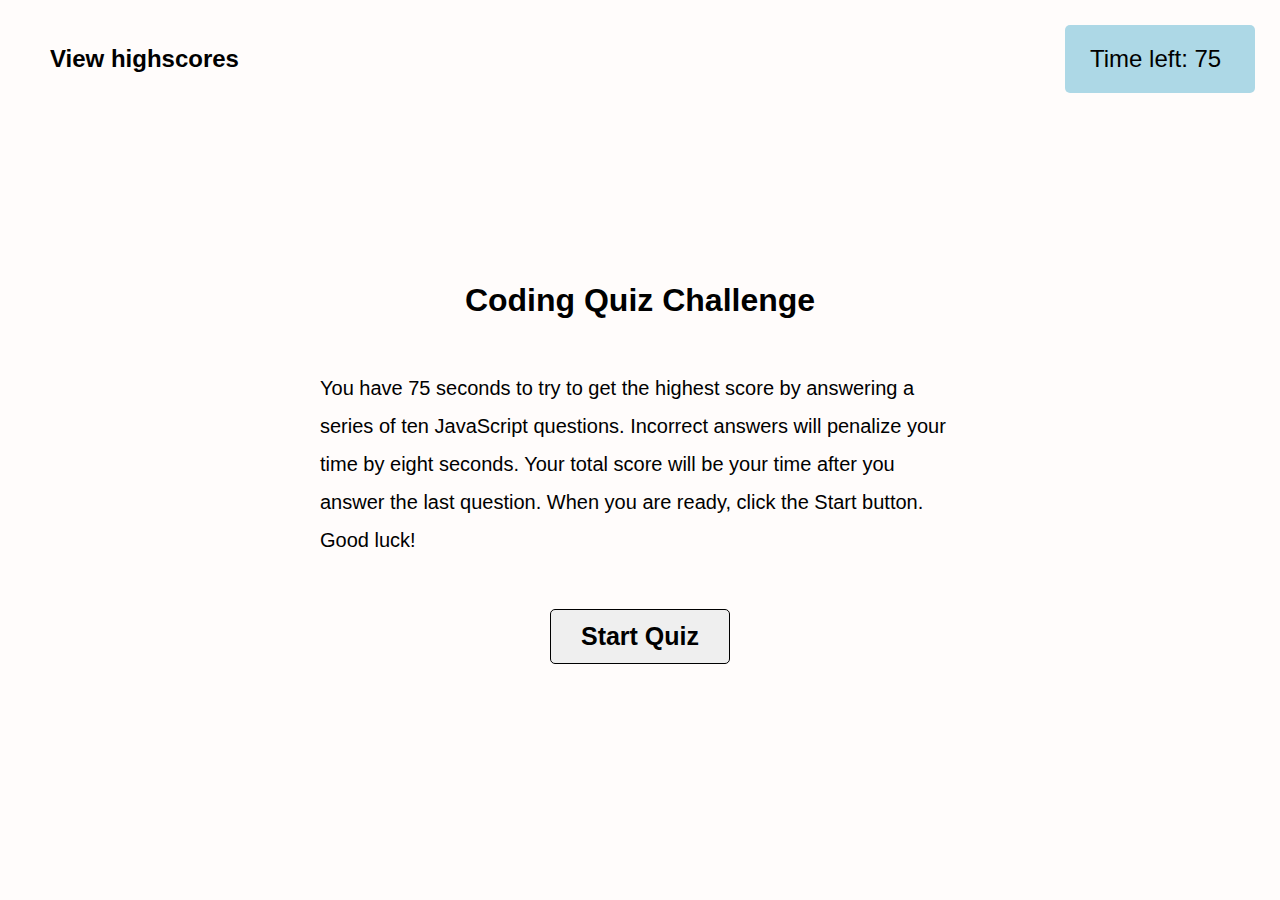
<file: index.html>
<!DOCTYPE html>
<html lang="en">
  <head>
    <meta charset="UTF-8" />
    <meta name="viewport" content="width=device-width, initial-scale=1.0" />
    <meta http-equiv="X-UA-Compatible" content="ie=edge" />
    <title>Coding Quiz</title>
    <link rel="stylesheet" href="assets/docs/style.css"/>
  </head>
  <body>
    <!------------------- HEADER -------------------->
    <header class = "top-info">
        <a href="./assets/highscores.html"  id="highscores"><h2>View highscores</h2></a>
        <h2 id="timer">Time left: 75</h2>
    </header>
    <!------------------ START PAGE ----------------->
    <main class="start-container">
        <div class="intro">
            <h1 class = "intro-title">Coding Quiz Challenge</h1>
            <p class="intro-text">You have 75 seconds to try to get the highest score by answering a series of ten JavaScript questions. Incorrect answers will penalize your time by eight seconds. Your total score will be your time after you answer the last question. When you are ready, click the Start button. Good luck!</p>
        </div>
        <div class="start-button">
            <button id="start" class="btn">Start Quiz</button>
        </div>
    </main>
    <!------------------ QUIZ PAGE ----------------->
    <div class="quiz-container">
        <h1 class = "question">What does HTML stand for?</h1>
        <div class="answers">
            <button class="option" id="1">Answer 1</button>
            <button class="option" id="2">Answer 2</button>
            <button class="option" id="3">Answer 3</button>
            <button class="option" id="4">Answer 4</button>
        </div>
        <div class="result"><h2 class = "correctIncorrect"><!--Correct! &#9989;--></h2><h2 class = "wrong"><!--Correct! &#9989;--></h2>
            <h2 class = "incorrect"><!-- Incorrect!	&#10060; --></h2></div>
    </div>
    <!-------------- END OF QUIZ PAGE -------------->
    <div class="end-container">
        <h1 class = "heading">&#127881; All done! &#127881;</h1>
        <p class="message"></p>
        <div class="submit-score">
            <p>Enter name below to submit your highscore: </p>
            <form action="#">
                <input type="text" id="name" name="name" placeholder="Name">
                <button id="submit-btn">Submit</button>
            </form>
        </div>
    </div>
    
    <script src="assets/docs/questions.js"></script>
    <script src="assets/docs/script.js"></script>
    
  </body>
</html>
</file>
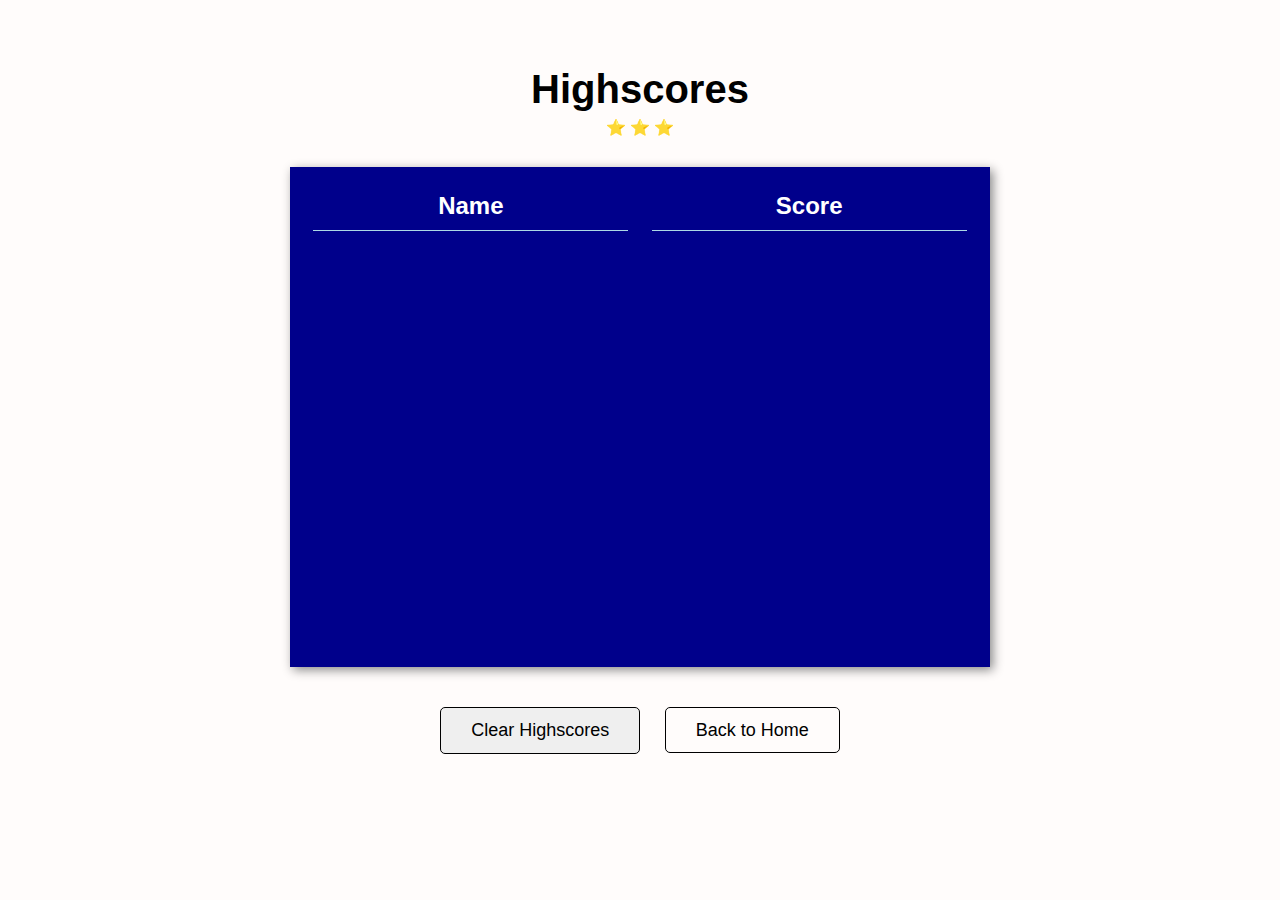
<file: highscores.html>
<html lang="en">
<head>
    <meta charset="UTF-8">
    <meta name="viewport" content="width=device-width, initial-scale=1.0">
    <meta http-equiv="X-UA-Compatible" content="ie=edge" />
    <title>Highscores</title>
    <link rel="stylesheet" href="./assets/style.css" />
</head>
<body>
    <div class="scores-container">
        <h1 class = "scores-title">Highscores</h1>
        <p>&#11088; &#11088; &#11088;</p>
        <div class="scores-board">
            <div class="scoreName">
                <h2>Name</h2>
                <ol id="saved-name">
                </ol>
            </div>
            <div class="scoreResult">
                <h2>Score</h2>
                <ul id="saved-result">

                </ul>
            </div>
        </div>
        <div class="scores-buttons">
            <button id="clear" href="">Clear Highscores</button>
            <a id="toHomeBtn" href="https://priscillaluong.github.io/w4-timed-quiz">Back to Home</a>
        </div>
    </div>
    <script src="./assets/scores.js"></script>
    
</body>
</html>
</file>
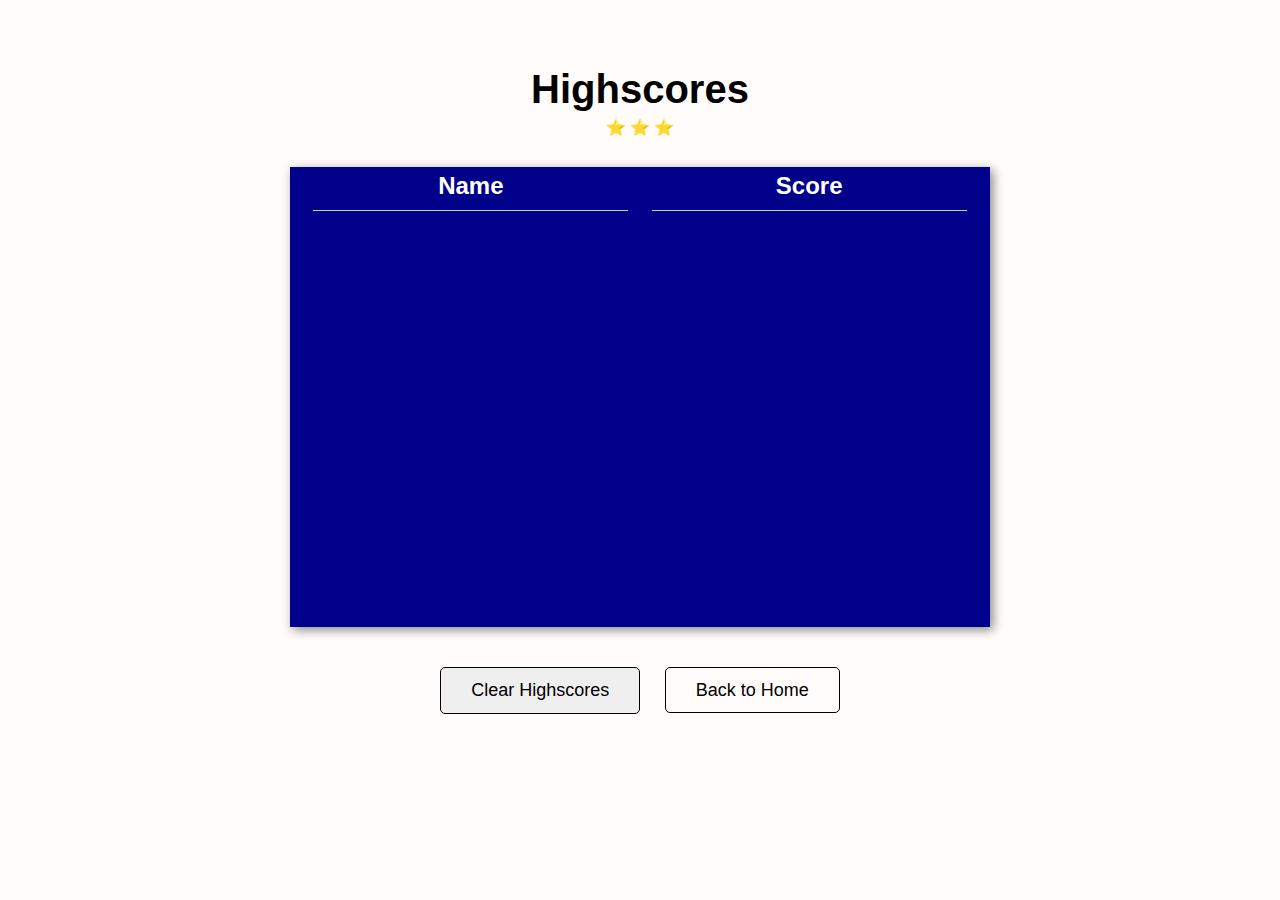
<file: assets/highscores.html>
<html lang="en">
<head>
    <meta charset="UTF-8">
    <meta name="viewport" content="width=device-width, initial-scale=1.0">
    <meta http-equiv="X-UA-Compatible" content="ie=edge" />
    <title>Highscores</title>
    <link rel="stylesheet" href="./docs/style.css"/>
</head>
<body>
    <div class="scores-container">
        <h1 class = "scores-title">Highscores</h1>
        <p>&#11088; &#11088; &#11088;</p>
        <div class="scores-board">
            <div class="scoreName">
                <h2>Name</h2>
                <ol id="saved-name">
                </ol>
            </div>
            <div class="scoreResult">
                <h2>Score</h2>
                <ul id="saved-result">

                </ul>
            </div>
        </div>
        <div class="scores-buttons">
            <button id="clear" href="">Clear Highscores</button>
            <a id="toHomeBtn" href="/w4-timed-quiz">Back to Home</a>
        </div>
    </div>
    <script src="./docs/scores.js"></script>
    
</body>
</html>
</file>
<file: assets/docs/style.css>
* {
    margin: 0;
    padding: 0;
    box-sizing: border-box;
    font-family: Arial, Helvetica, sans-serif;
}

body { 
    background-color: #FFFCFB;
    width: 100vw;
    height: 100vh;
    display: flex;
    flex-direction: column;
    align-items: center;
}
/**********************************************/
/**** HEADER **********************************/

header {
    display: flex;
    width: 100vw;
    justify-content: space-between;
}

header a {
/*     background-color: coral; */
    font-weight: 400;
    padding: 25px 35px;
    text-decoration: none;
    color: black;
}

header #timer {
    background-color: lightblue;
    font-weight: 400;
    width: 190px;
    padding: 20px 25px;
    border-radius: 5px;
    margin: 25px 25px;
    text-align: left;
}

#highscores {
    background-color:#FFFCFB;
    padding: 20px 25px;
    margin: 25px 25px;
}

#highscores:hover {
    color: coral;
    cursor: pointer;
}


/**********************************************/
/**** START CONTAINER  ************************/

.start-container {
/*     background: grey; */
    width: 700px;
    height: calc(100vh - 190px);
    display: flex;
    flex-direction: column;
    align-items: center;
    justify-content: center;
}

.intro {
    display: flex;
    justify-content: center;
    flex-direction: column;
    align-items: center;
}

.intro .intro-title,
.quiz-container h1 {
    padding: 25px 30px;
} 
.intro .intro-text {
    padding: 25px 30px;
    line-height: 38px;
    font-size: 20px;
} 

/**********************************************/
/**** START BUTTON ****************************/

.start-button{
    padding: 25px;
}

#start {
    font-size: 25px;
    font-weight: 550;
    padding: 12px 30px;
    border-radius: 5px;
    border: 1px solid black;
    cursor: pointer;
}

#start:hover {
    background-color: #88D9EC;
}

/**********************************************/
/**** QUIZ CONTAINER  *************************/

.quiz-container{
/*     background: grey; */
    width: 700px;
    height: calc(100vh - 185px);
    display: none;
    flex-direction: column;
    align-items: flex-start;
    justify-content: center;
}

.quiz-container .result {
    width: inherit;
/*     background-color: lightcoral; */
    height: 53px;
    margin: 12px;
    padding: 20px 35px 0px 35px;
    border-top: 1px solid lightgray;
}

/**********************************************/
/**** QUIZ BUTTONS ****************************/

.quiz-container .answers {
/*     background-color: chocolate; */
    width: 700px;
    display: flex;
    flex-direction: column;
    justify-content: flex-start;
    align-items: stretch;
    padding: 10px 30px 20px 30px;
}

.answers button {
/*     background-color: #40F65C; */
    font-size: 25px;
    font-weight: 400;
    padding: 12px 30px;
    border-radius: 5px;
    border: 1px solid black;
    cursor: pointer;
    margin: 10px;
    text-align: start;
}

.option:hover {
    border: 2px solid black;
    padding: 11px 30px;
}

/**********************************************/
/**** END CONTAINER ****************************/

.end-container{
/*     background: grey; */
    width: 700px;
    height: calc(100vh - 320px);
    display: none;
    flex-direction: column;
    align-items: center;
    justify-content: center;
}

.hide-end-container {
    display: none;
}

.end-container .heading {
/*     background-color: khaki; */
    padding: 25px 80px;
    line-height: 38px;
    font-size: 40px;
    border-bottom: 1px solid black;
    width: 600px;
    text-align: center;
} 

.end-container .message {
/*     background-color: cornflowerblue; */
    width: inherit;
    padding: 30px 165px 25px 165px;
    margin-top: 20px;
    line-height: 23px;
    font-size: 38px;
} 

.submit-score {
/*     background-color: lightblue; */
    display: flex;
    flex-direction: column;
    padding: 10px 20px 10px 118px;
    justify-content: left;
    width: inherit;
}

.submit-score p {
    padding: 5px;
    font-size: 24px;
    color: coral;
    margin: 20px 0px 30px 0px;
}

form {
/*     background-color: coral; */
    display: flex;
    flex-direction: row;
}

form #name {
    margin-left: 7px;
    padding: 8px 15px;
    width: 330px;
    font-size: 22px;
}

form #submit-btn {
    margin-left: 35px;
    padding: 8px 15px;
    font-size: 22px;
    background-color: coral;
    color: #fff;
    border-radius: 5px;
    cursor: pointer;
}

form #submit-btn:hover {
    background-color: lightseagreen;
}

/**********************************************/
/**** HIGHSCORES HTML PAGE ********************/

.scores-container {
/*     background: grey; */
    width: 700px;
    height: 100vh;
    display: flex;
    flex-direction: column;
    align-items: center;
    justify-content: flex-start;
}

.scores-container h1 {
    padding: 70px 80px 10px 80px;
    line-height: 38px;
    font-size: 40px;
    width: 600px;
    text-align: center;
}

.scores-container p {
    padding: 0 80px 30px 80px;
}

.scores-board {
    background-color: darkblue;
    box-shadow: 3px 3px 10px #888888;
    height: 460px;
    width: inherit;
    display: flex;
    flex-direction: row;
    align-items: center;
    justify-content: space-evenly;
    padding-bottom: 50px;
}

.scoreName {
/*     background-color: green; */
    width: 45%;
    height: 400px;
    display: flex;
    flex-direction: column;
    align-items: flex-start;
    justify-content: flex-start;
}

.scoreName h2,
.scoreResult h2 {
    padding-bottom: 10px;
    border-bottom: 1px solid lightblue;
    width: 100%;
    text-align: center;
    color: white;
}

.scoreName ol,
.scoreResult ul {
    padding-top: 10px;
}

.scoreName li,
.scoreResult li {
/*     background-color: lightcoral; */
    width: 100%;
    list-style: none;
    color: white;
    padding: 3px 10px;
}

.scoreResult {
/*     background-color: cornflowerblue; */
    width: 45%;
    height: 400px;
    display: flex;
    flex-direction: column;
    align-items: flex-start;
    justify-content: flex-start;
}

.scores-buttons {
    margin-top: 40px;
}

.scores-buttons #clear,
.scores-buttons #toHomebtn {
    margin: 0px 10px;
    font-size: 18px;
    font-weight: 500;
    padding: 12px 30px;
    border-radius: 5px;
    border: 1px solid black;
    cursor: pointer;
    text-decoration: none;
    color: black;
}

#clear:hover,
#toHomebtn:hover {
    background-color: #88D9EC;
}
</file>
<file: assets/style.css>
* {
    margin: 0;
    padding: 0;
    box-sizing: border-box;
    font-family: Arial, Helvetica, sans-serif;
}

body { 
    background-color: #FFFCFB;
    width: 100vw;
    height: 100vh;
    display: flex;
    flex-direction: column;
    align-items: center;
}
/**********************************************/
/**** HEADER **********************************/

header {
    display: flex;
    width: 100vw;
    justify-content: space-between;
}

header a {
/*     background-color: coral; */
    font-weight: 400;
    padding: 25px 35px;
    text-decoration: none;
    color: black;
}

header #timer {
    background-color: lightblue;
    font-weight: 400;
    width: 190px;
    padding: 20px 25px;
    border-radius: 5px;
    margin: 25px 25px;
    text-align: left;
}

#highscores {
    background-color:#FFFCFB;
    padding: 20px 25px;
    margin: 25px 25px;
}

#highscores:hover {
    color: coral;
    cursor: pointer;
}


/**********************************************/
/**** START CONTAINER  ************************/

.start-container {
/*     background: grey; */
    width: 700px;
    height: calc(100vh - 190px);
    display: flex;
    flex-direction: column;
    align-items: center;
    justify-content: center;
}

.intro {
    display: flex;
    justify-content: center;
    flex-direction: column;
    align-items: center;
}

.intro .intro-title,
.quiz-container h1 {
    padding: 25px 30px;
} 
.intro .intro-text {
    padding: 25px 30px;
    line-height: 38px;
    font-size: 20px;
} 

/**********************************************/
/**** START BUTTON ****************************/

.start-button{
    padding: 25px;
}

#start {
    font-size: 25px;
    font-weight: 550;
    padding: 12px 30px;
    border-radius: 5px;
    border: 1px solid black;
    cursor: pointer;
}

#start:hover {
    background-color: #88D9EC;
}

/**********************************************/
/**** QUIZ CONTAINER  *************************/

.quiz-container{
/*     background: grey; */
    width: 700px;
    height: calc(100vh - 185px);
    display: none;
    flex-direction: column;
    align-items: flex-start;
    justify-content: center;
}

.quiz-container .result {
    width: inherit;
/*     background-color: lightcoral; */
    height: 53px;
    margin: 12px;
    padding: 20px 35px 0px 35px;
    border-top: 1px solid lightgray;
}

/**********************************************/
/**** QUIZ BUTTONS ****************************/

.quiz-container .answers {
/*     background-color: chocolate; */
    width: 700px;
    display: flex;
    flex-direction: column;
    justify-content: flex-start;
    align-items: stretch;
    padding: 10px 30px 20px 30px;
}

.answers button {
/*     background-color: #40F65C; */
    font-size: 25px;
    font-weight: 400;
    padding: 12px 30px;
    border-radius: 5px;
    border: 1px solid black;
    cursor: pointer;
    margin: 10px;
    text-align: start;
}

.option:hover {
    border: 2px solid black;
    padding: 11px 30px;
}

/**********************************************/
/**** END CONTAINER ****************************/

.end-container{
/*     background: grey; */
    width: 700px;
    height: calc(100vh - 320px);
    display: none;
    flex-direction: column;
    align-items: center;
    justify-content: center;
}

.hide-end-container {
    display: none;
}

.end-container .heading {
/*     background-color: khaki; */
    padding: 25px 80px;
    line-height: 38px;
    font-size: 40px;
    border-bottom: 1px solid black;
    width: 600px;
    text-align: center;
} 

.end-container .message {
/*     background-color: cornflowerblue; */
    width: inherit;
    padding: 30px 165px 25px 165px;
    margin-top: 20px;
    line-height: 23px;
    font-size: 38px;
} 

.submit-score {
/*     background-color: lightblue; */
    display: flex;
    flex-direction: column;
    padding: 10px 20px 10px 118px;
    justify-content: left;
    width: inherit;
}

.submit-score p {
    padding: 5px;
    font-size: 24px;
    color: coral;
    margin: 20px 0px 30px 0px;
}

form {
/*     background-color: coral; */
    display: flex;
    flex-direction: row;
}

form #name {
    margin-left: 7px;
    padding: 8px 15px;
    width: 330px;
    font-size: 22px;
}

form #submit-btn {
    margin-left: 35px;
    padding: 8px 15px;
    font-size: 22px;
    background-color: coral;
    color: #fff;
    border-radius: 5px;
    cursor: pointer;
}

form #submit-btn:hover {
    background-color: lightseagreen;
}

/**********************************************/
/**** HIGHSCORES HTML PAGE ********************/

.scores-container {
/*     background: grey; */
    width: 700px;
    height: 100vh;
    display: flex;
    flex-direction: column;
    align-items: center;
    justify-content: flex-start;
}

.scores-container h1 {
    padding: 70px 80px 10px 80px;
    line-height: 38px;
    font-size: 40px;
    width: 600px;
    text-align: center;
}

.scores-container p {
    padding: 0 80px 30px 80px;
}

.scores-board {
    background-color: darkblue;
    box-shadow: 3px 3px 10px #888888;
    height: 500px;
    width: inherit;
    display: flex;
    flex-direction: row;
    align-items: center;
    justify-content: space-evenly;
    padding-bottom: 50px;
}

.scoreName {
/*     background-color: green; */
    width: 45%;
    height: 400px;
    display: flex;
    flex-direction: column;
    align-items: flex-start;
    justify-content: flex-start;
}

.scoreName h2,
.scoreResult h2 {
    padding-bottom: 10px;
    border-bottom: 1px solid lightblue;
    width: 100%;
    text-align: center;
    color: white;
}

.scoreName ol,
.scoreResult ul {
    padding-top: 10px;
}

.scoreName li,
.scoreResult li {
/*     background-color: lightcoral; */
    width: 100%;
    list-style: none;
    color: white;
    padding: 3px 10px;
}

.scoreResult {
/*     background-color: cornflowerblue; */
    width: 45%;
    height: 400px;
    display: flex;
    flex-direction: column;
    align-items: flex-start;
    justify-content: flex-start;
}

.scores-buttons {
    margin-top: 40px;
}

.scores-buttons #clear,
.scores-buttons #toHomebtn {
    margin: 0px 10px;
    font-size: 18px;
    font-weight: 500;
    padding: 12px 30px;
    border-radius: 5px;
    border: 1px solid black;
    cursor: pointer;
    text-decoration: none;
    color: black;
}

#clear:hover,
#toHomebtn:hover {
    background-color: #88D9EC;
}
</file>
